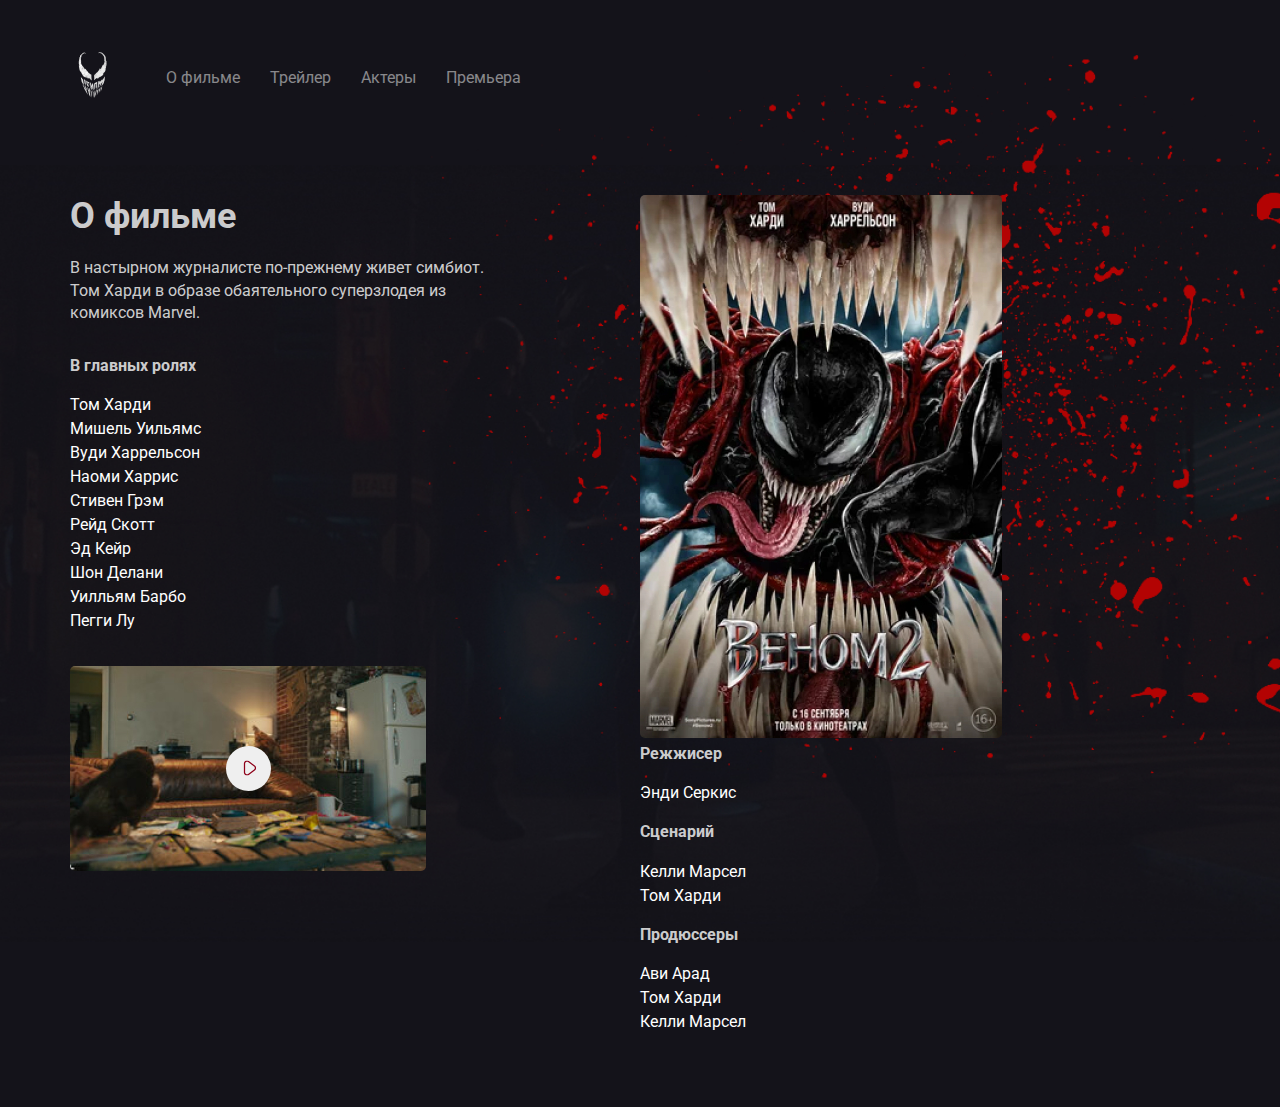
<file: about.html>
<!DOCTYPE html>
<html lang="en">

<head>
  <meta charset="UTF-8">
  <meta http-equiv="X-UA-Compatible" content="IE=edge">
  <meta name="viewport" content="width=device-width, initial-scale=1.0">
  <title>О фильме - Venom 2</title>
  <link rel="preconnect" href="https://fonts.gstatic.com">
  <link href="https://fonts.googleapis.com/css2?family=Roboto:wght@400;700&display=swap" rel="stylesheet">

  <link rel="stylesheet" href="css/normalize.css">
  <link rel="stylesheet" href="css/style.css">
</head>

<body class="blood">
  <div class="container">
    <header class="header">
      <a href="#" class="logo-link">
        <img src="img/logo.png" alt="logo: logo" class="logo-image">
      </a>
      <nav class="nav">
        <ul class="nav-menu">
          <li class="nav-menu-item">
            <a href="about.html" class="nav-menu-link">О фильме</a>
          </li>
          <li class="nav-menu-item">
            <a href="triler.html" class="nav-menu-link">Трейлер</a>
          </li>
          <li class="nav-menu-item">
            <a href="actors.html" class="nav-menu-link">Актеры</a>
          </li>
          <li class="nav-menu-item">
            <a href=primer.html" class="nav-menu-link">Премьера</a>
          </li>
        </ul>
      </nav>
    </header>

    <section class="content">
      <div class="col">
        <h2 class="content-title">
          О фильме
        </h2>
        <p class="content-text">
          В настырном журналисте по-прежнему живет симбиот. Том Харди в образе обаятельного суперзлодея из комиксов
          Marvel.
        </p>
        <h3 class="content-subtitle">
          В главных ролях
        </h3>
        <ul class="list">
          <li class="list-item">Том Харди</li>
          <li class="list-item">Мишель Уильямс</li>
          <li class="list-item">Вуди Харрельсон</li>
          <li class="list-item">Наоми Харрис</li>
          <li class="list-item">Стивен Грэм</li>
          <li class="list-item">Рейд Скотт</li>
          <li class="list-item">Эд Кейр</li>
          <li class="list-item">Шон Делани</li>
          <li class="list-item">Уилльям Барбо</li>
          <li class="list-item">Пегги Лу</li>
        </ul>
        <div class="trailer">
          <button class="play">
            <img src="img/play.svg" alt="" class="play-icon">
          </button>
        </div>
        <!-- /.trailer -->
      </div>
      <!-- /.col -->
      <div class="col">
        <img src="img/poster.jpg" alt="photo: poster venom 2" class="poster">
        <div class="creators">
          <h3 class="content-subtitle">
            Режжисер
          </h3>
          <ul class="list">
            <li class="list-item">Энди Серкис</li>
          </ul>
          <h3 class="content-subtitle">
            Сценарий
          </h3>
          <ul class="list">
            <li class="list-item">Келли Марсел</li>
            <li class="list-item">Том Харди</li>
          </ul>
          <h3 class="content-subtitle">
            Продюссеры
          </h3>
          <ul class="list">
            <li class="list-item">Ави Арад</li>
            <li class="list-item">Том Харди</li>
            <li class="list-item">Келли Марсел</li>
          </ul>
        </div>
      </div>
    </section>
    <!-- /.content -->

  </div>
  <!-- /.container -->
</body>

</html>
</file>
<file: css/style.css>
body {
  color: #fff;
  font-family: 'Roboto', sans-serif;
}
img {
  max-width: 100%;
}
.container {
  max-width: 1140px;
  width: 90%;
  margin: auto;
}
.venom {
  position: absolute;
  top: 0;
  right: 0;
  max-width: 728px;
  width: 50%;
}
.header {
  display: flex;
  align-items: center;
  padding-top: 40px;
  margin-bottom: 80px;
}
.logo-link {
  display: inline-block;
  margin-right: 50px;
}
.nav-menu {
  margin: 0;
  padding: 0;
  list-style: none;
  display: flex;
}
.nav-menu-item {
  margin-right: 30px;
}
.nav-menu-link {
  color: rgba(255, 255, 255, 0.5);
  text-decoration: none;
}
.logo-image {
  width: 46px;
  height: 71px;
}
.film-date {
  display: block;
  font-size: 24px;
  line-height: 28px;
  margin-bottom: 2%;
  color: rgba(255, 255, 255, 0.8);
}
.film-description {
  margin-top: 3%;
  max-width: 426px;
  font-size: 16px;
  line-height: 140%;
  color: rgba(255, 255, 255, 0.8);
}
.film-logo {
  max-width: 830px;
  width: 70%;
}
.button {
  padding: 15px 30px;
  border: none;
  border-radius: 5px;
  text-decoration: none;
  cursor: pointer;
}
.button-text,
.button-icon {
  display: inline-block;
  vertical-align: middle;
}
.button-text {
  font-size: 14px;
  line-height: 16px;
  margin-left: 10px;
}
.button-primary {
  color: #8D0019;
  background-color: #fff;
}
.button-link {
  color: #fff;
}
.button-group {
  margin-top: 5%;
}

.blood {
  background: url('../img/blood.png') no-repeat top right / 70%,
    #14131A url('../img/background.jpg') no-repeat center center / 100%;
}
.primary-bg {
  background: #14131A url('../img/background.jpg') no-repeat center center / 100%;
}
.content {
  display: flex;
  margin-bottom: 5%;
}
.col {
  flex-basis: 50%;
}
.content-title {
  font-weight: bold;
  font-size: 36px;
  line-height: 42px;
  color: rgba(255, 255, 255, 0.8);
  margin-bottom: 20px;
  margin-top: 0;
}
.content-subtitle {
  font-weight: bold;
  font-size: 16px;
  line-height: 140%;
  color: rgba(255, 255, 255, 0.8);
  margin-bottom: 15px;
  margin-top: 0;
}
.content-text {
  max-width: 423px;
  font-size: 16px;
  line-height: 140%;
  color: rgba(255, 255, 255, 0.8);
  margin-bottom: 30px;
}
.content .list {
  list-style: none;
  padding: 0;
}
.list-item {
  line-height: 1.5;
}
.column-2 {
  /* -webkit-column-count: 2;
  -moz-column-count: 2; */
  column-count: 2;
  /* -webkit-column-gap: 20px;
  -moz-column-gap: 20px; */
  column-gap: 20px;
  max-width: 350px;
}
.content .trailer {
  width: 356px;
  height: 205px;
  background: url("../img/treiler-cover.jpg") no-repeat center / contain;
  border-radius: 5px;
  display: flex;
  align-items: center;
  justify-content: center;
  margin-top: 33px;
}
.trailer .play {
  width: 45px;
  height: 45px;
  border-radius: 50%;
  border: none;
  cursor: pointer;
}
.trailer .play-icon {
  transform: translate(1px, 2px);
}
.poster-wrapper {
  display: flex;
  align-items: flex-start;
}
.poster {
  width: 362px;
  border-radius: 5px;
  margin-right: 30px;
}
.poster-wrapper .content-subtitle {
  margin-bottom: 5px;
}
.poster-wrapper .list {
  margin: 0;
  margin-bottom: 20px;
}
.menu-button {
  display: none;
}
.menu-close {
  display: none;
}
@media (max-width: 1024px) {
  .content {
    flex-direction: column;
    padding-bottom: 5%;
  }
  .col {
    margin-bottom: 5%;
  }
  .header {
    margin-bottom: 4%;
  }
  .film {
    margin-bottom: 20%;
  }
}
@media (max-width: 760px) {
  .blood{
    background: #14131A;
  }
  .venom {
    top: 10%;
  }
}
@media (max-width: 576px) {
  .venom {
    top: 20%;
    width: 30%;
  }
  .nav {
    margin-left: auto;
  }
  .nav-menu {
    position: fixed;
    left: 0;
    top: 0;
    width: 100%;
    height: 100%;
    z-index: 9;
    background-color: #fff;
    display: flex;
    justify-content: center;
    align-items: center;
    flex-direction: column;
    transform: translateX(100%);
    transition: transform 0.2s;
  }
  .nav-menu-item {
    margin-top: 2%;
    margin-bottom: 2%;
    margin-right: 0;
  }
  .nav-menu-link {
    color:#14131A;
  }
  .menu-button {
    display: flex;
    align-items: center;
    justify-content: center;
    padding: 10px;
    border: none;
    background-color: #14131A;
    cursor: pointer;
    color: #fff;
  }
  .menu-button-text {
    margin-right: 10px;
  }
  .button-group {
    display: flex;
    align-items: center;
    justify-content: center;
    flex-direction: column;
  }
  .menu-close {
    position: fixed;
    opacity: 0;
    right: 25px;
    top: 65px;
    display: flex;
    align-items: center;
    z-index: 10;
    border: none;
    background-color: #fff;
    transform: translateX(300%);
    transition: transform 0.2s;
    transition-delay: 0.4s;
  }
  .is-active {
    transform: translateX(0);
    opacity: 1;
  }
  .menu-close-text {
    margin-right: 10px;
    cursor: pointer;
  }
  .film-text {
    text-align: center;
  }
  .poster-wrapper {
    flex-direction: column;
  }
  .poster {
    margin-bottom: 4%;
    margin-right: 0;
    width: 100%;
  }
  .content .trailer {
    max-width: 350px;
    width: 100%;
  }
  .column-2 {
    column-count: 1;
  }
}
</file>
